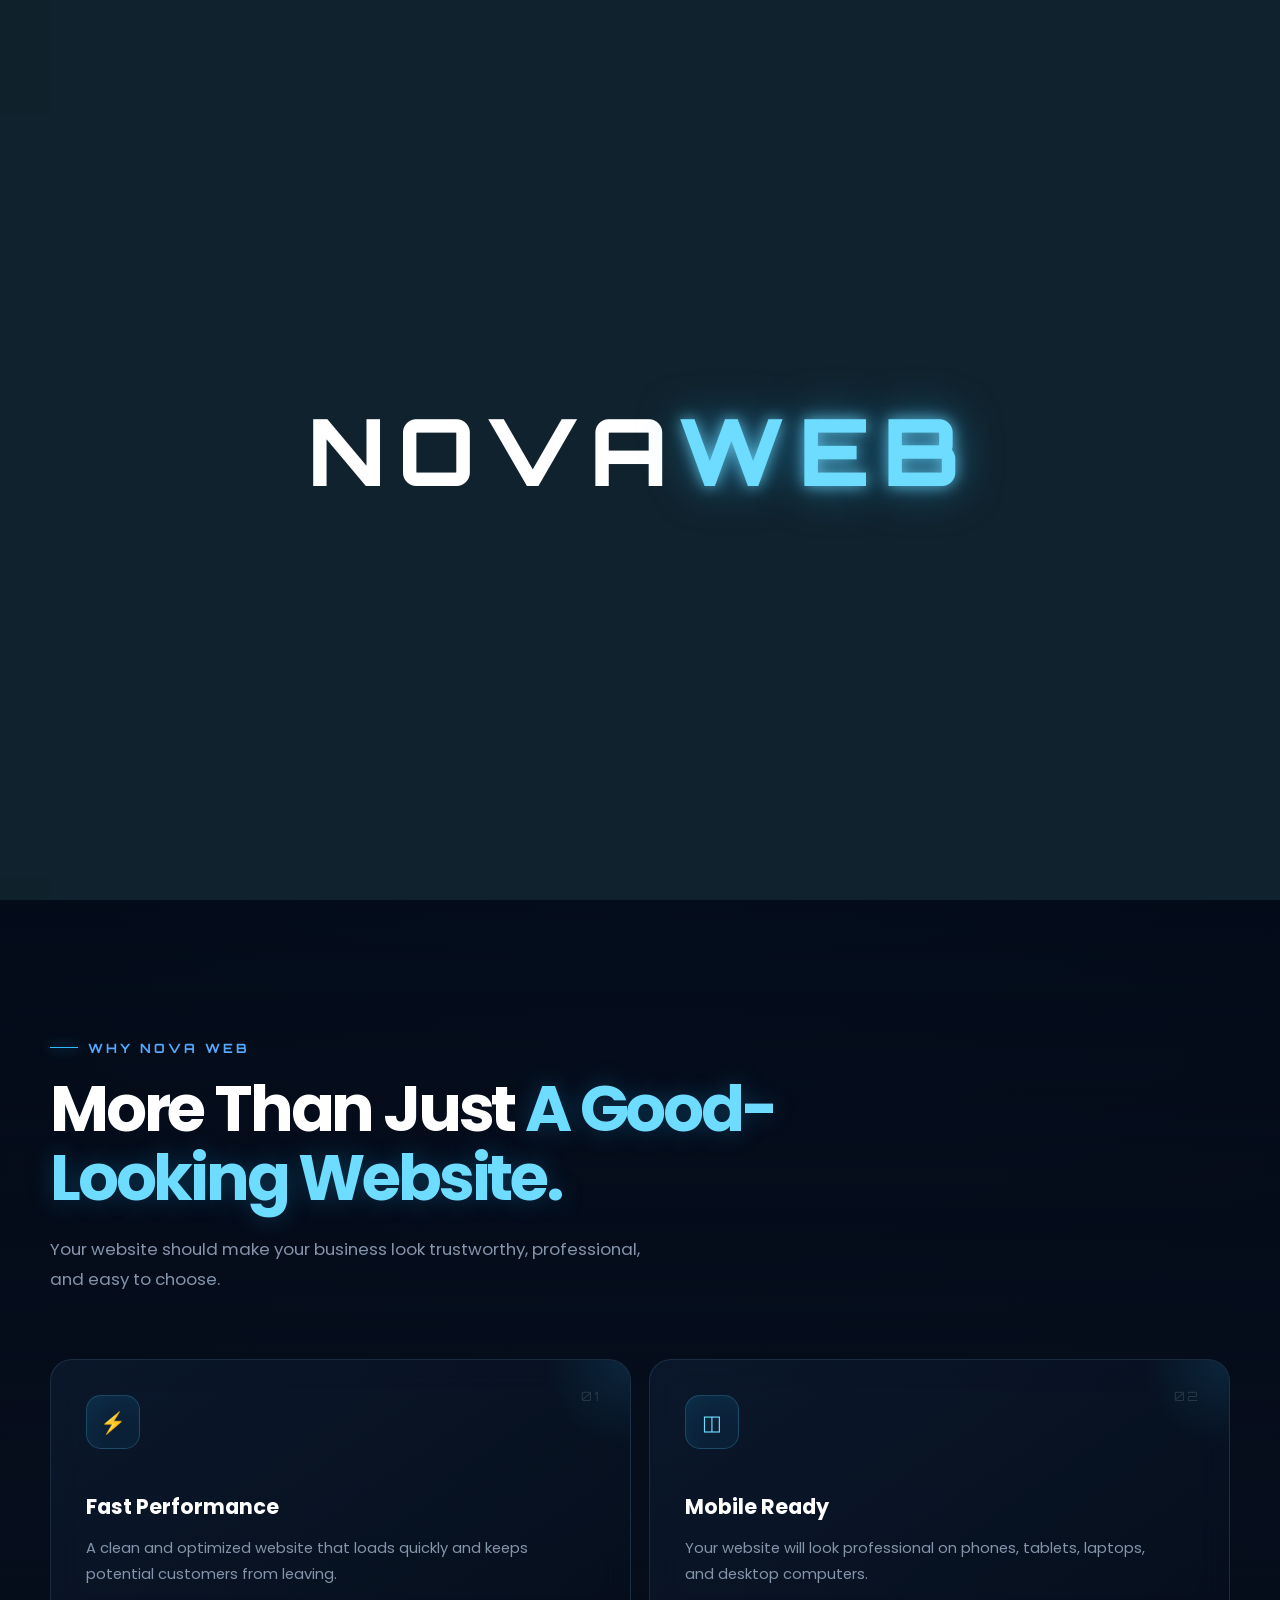
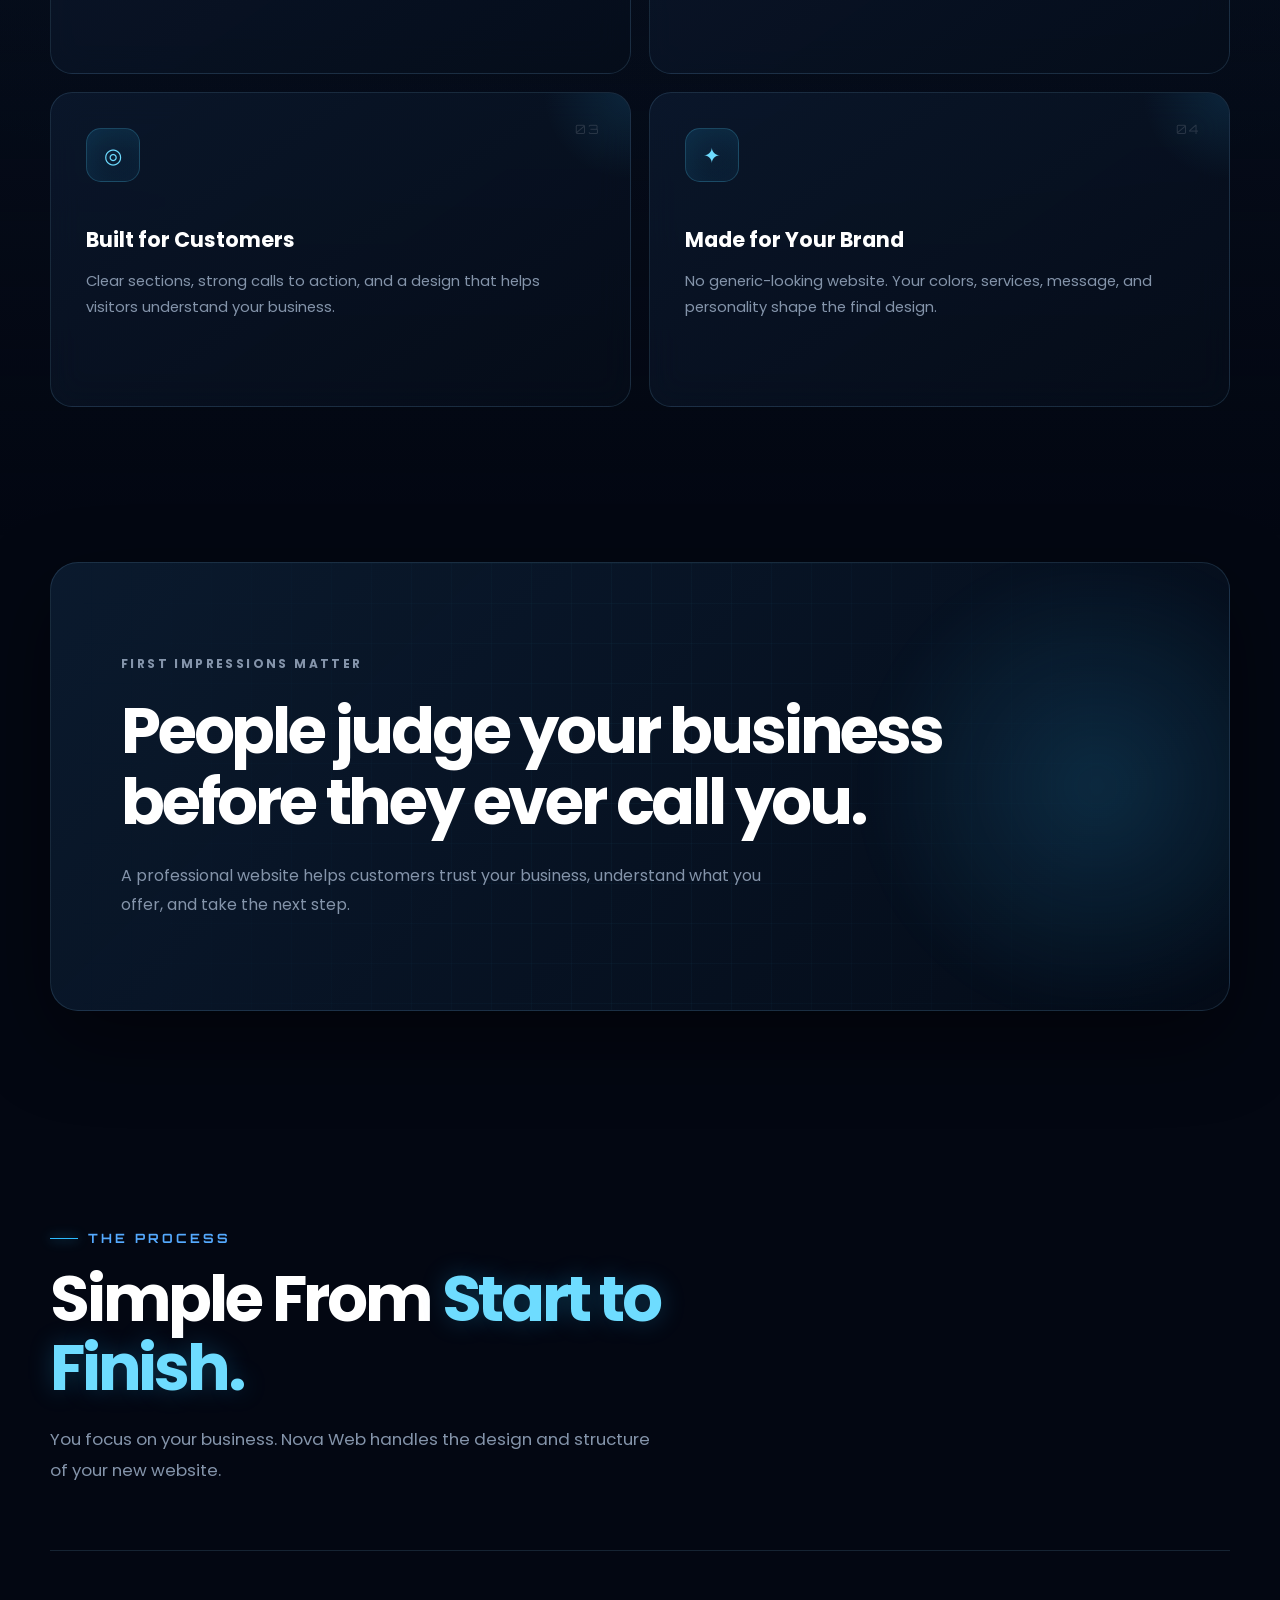
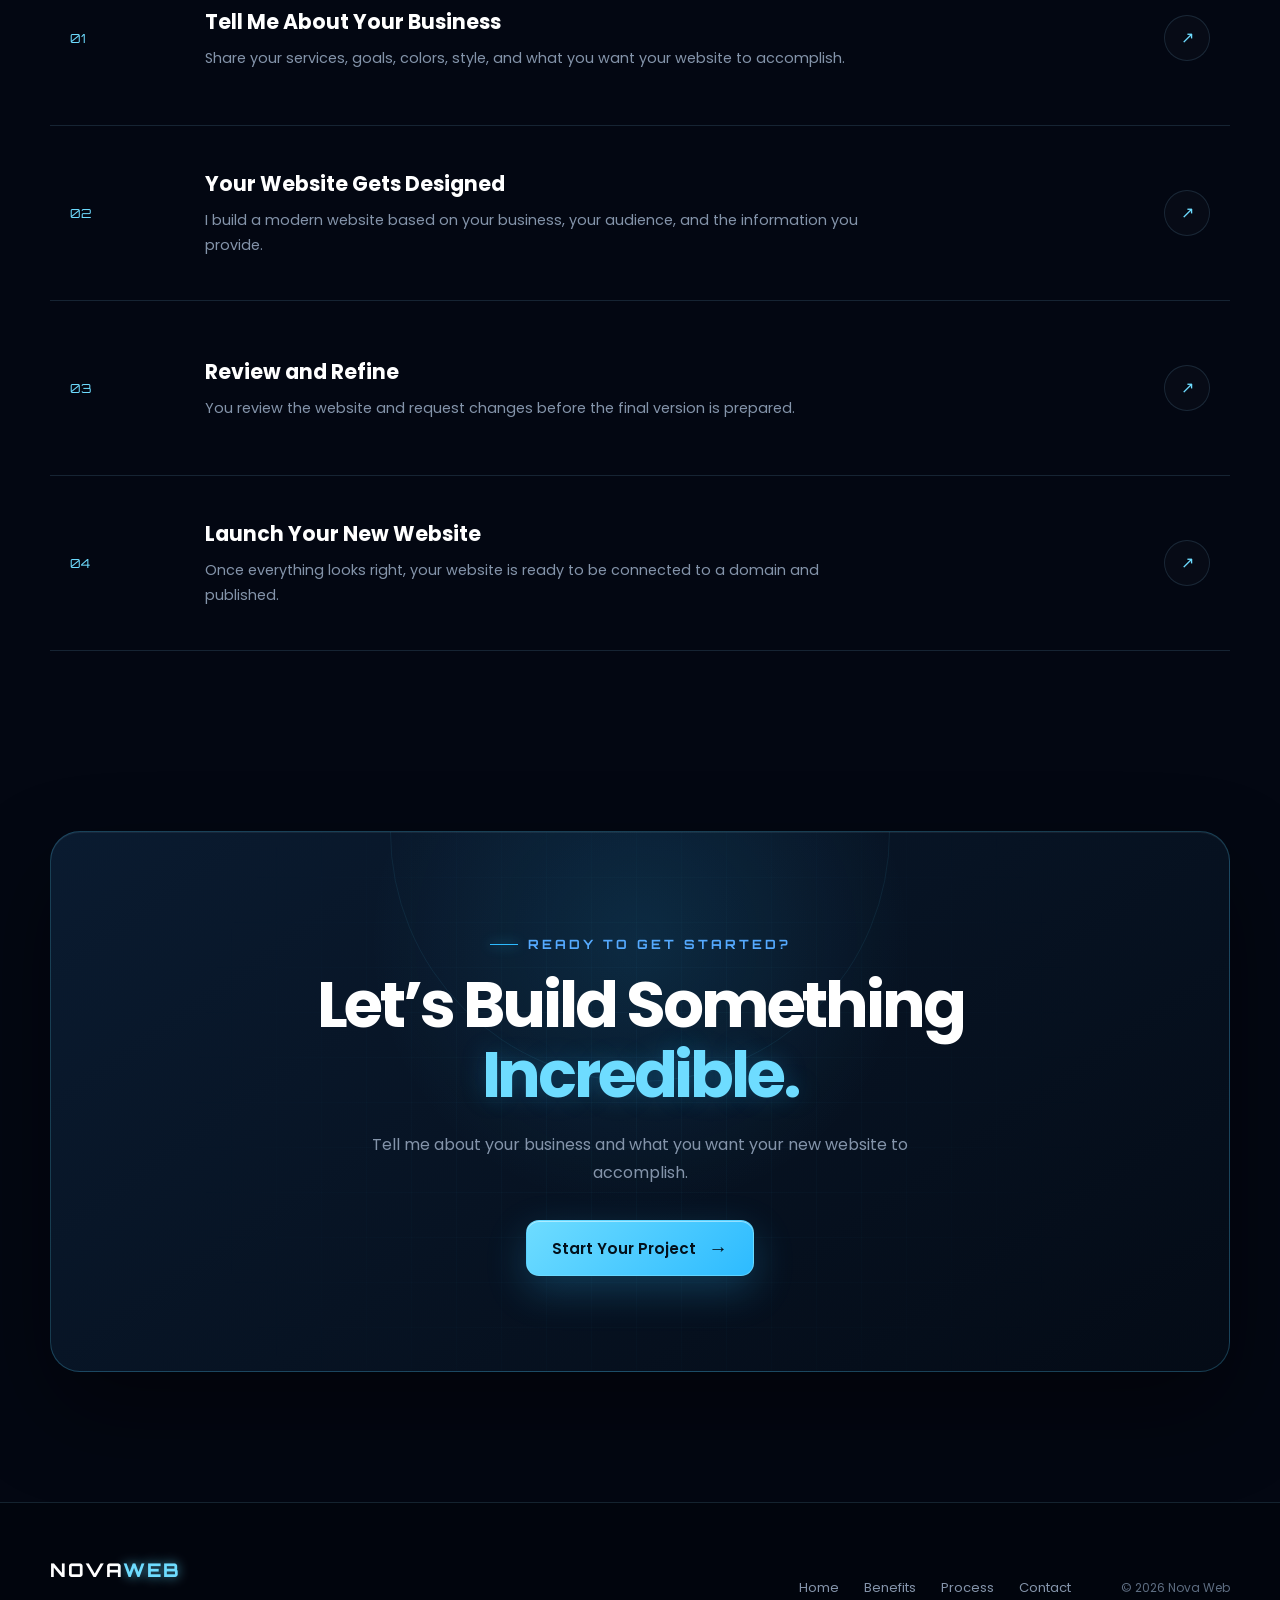
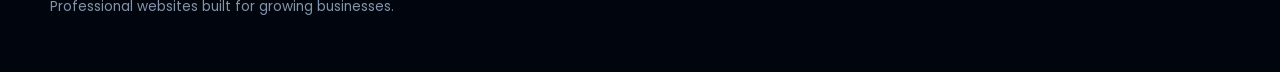
<file: index.html>
<!DOCTYPE html>
<html lang="en">
<head>
    <meta charset="UTF-8">

    <meta
        name="viewport"
        content="width=device-width, initial-scale=1.0"
    >

    <meta
        name="description"
        content="Nova Web creates professional websites that help local businesses attract customers and grow."
    >

    <title>Nova Web | Professional Website Design</title>

    <link rel="preconnect" href="https://fonts.googleapis.com">
    <link rel="preconnect" href="https://fonts.gstatic.com" crossorigin>

    <link
        href="https://fonts.googleapis.com/css2?family=Orbitron:wght@600;700;800&family=Poppins:wght@300;400;500;600;700&display=swap"
        rel="stylesheet"
    >

    <link rel="stylesheet" href="style.css">
</head>

<body>

    <!-- Loading Screen -->
    <div class="loader" id="loader">
        <div class="loader-circle"></div>

        <div class="loader-logo">
            NOVA<span>WEB</span>
        </div>
    </div>

    <!-- Mouse Glow -->
    <div class="mouse-glow" id="mouseGlow"></div>

    <!-- Navigation -->
    <header class="site-header" id="siteHeader">
        <nav class="navbar container">

            <a href="index.html" class="logo" aria-label="Nova Web homepage">
                NOVA<span>WEB</span>
            </a>

            <button
                class="menu-button"
                id="menuButton"
                aria-label="Open navigation menu"
                aria-expanded="false"
            >
                <span></span>
                <span></span>
                <span></span>
            </button>
    <div class="nav-links" id="navLinks">
        <a href="#home">Home</a>
        <a href="services.html">Services</a>
        <a href="#benefits">Benefits</a>
        <a href="#process">Process</a>
     <a href="contact.html">Contact</a>

        <a href="contact.html" class="nav-button">
        Start a Project
    </a>
</div>
            

        </nav>
    </header>

    <main>

        <!-- Hero Section -->
        <section class="hero" id="home">

            <div class="hero-background"></div>
            <div class="hero-grid"></div>
            <div class="hero-orb hero-orb-one"></div>
            <div class="hero-orb hero-orb-two"></div>

            <div class="container hero-layout">

                <div class="hero-copy">

                    <div class="eyebrow">
                        <span class="eyebrow-dot"></span>
                        Professional websites for growing businesses
                    </div>

                    <h1>
                        You Run The Business.
                        <span>I'll Build The Website.</span>
                    </h1>

                    <p class="hero-description">
                        Your next customer is already searching for you.
                        Let’s make sure they find <strong>you</strong> first.
                    </p>

                    <div class="hero-buttons">

                        <a href="contact.html" class="primary-button">
                            Start Your Project
                            <span>→</span>
                        </a>

                        <a href="#benefits" class="secondary-button">
                            See What You Get
                        </a>

                    </div>

                    <div class="hero-points">

                        <div>
                            <span class="check-icon">✓</span>
                            Mobile-friendly
                        </div>

                        <div>
                            <span class="check-icon">✓</span>
                            Fast and modern
                        </div>

                        <div>
                            <span class="check-icon">✓</span>
                            Built for your business
                        </div>

                    </div>

                </div>

                <!-- CSS Laptop Mockup -->
                <div class="hero-visual">

                    <div class="visual-glow"></div>

                    <div class="floating-card floating-card-one">
                        <div class="floating-icon">⚡</div>

                        <div>
                            <strong>Fast Loading</strong>
                            <span>Built for speed</span>
                        </div>
                    </div>

                    <div class="floating-card floating-card-two">
                        <div class="floating-icon">↗</div>

                        <div>
                            <strong>Built to Grow</strong>
                            <span>Turn visits into customers</span>
                        </div>
                    </div>

                    <div class="laptop">

                        <div class="laptop-screen">

                            <div class="browser-bar">
                                <div class="browser-dots">
                                    <span></span>
                                    <span></span>
                                    <span></span>
                                </div>

                                <div class="browser-address">
                                    novawebdesign.com
                                </div>
                            </div>

                            <div class="website-preview">

                                <div class="preview-nav">
                                    <div class="preview-logo">
                                        NOVA<span>WEB</span>
                                    </div>

                                    <div class="preview-links">
                                        <span></span>
                                        <span></span>
                                        <span></span>
                                    </div>
                                </div>

                                <div class="preview-content">

                                    <div class="preview-badge">
                                        MODERN WEBSITE DESIGN
                                    </div>

                                    <h2>
                                        Make Your Business
                                        <span>Impossible to Ignore.</span>
                                    </h2>

                                    <p>
                                        Premium websites designed to build trust,
                                        attract customers, and grow your brand.
                                    </p>

                                    <div class="preview-button"></div>

                                </div>

                                <div class="preview-card-row">
                                    <div class="preview-card"></div>
                                    <div class="preview-card"></div>
                                    <div class="preview-card"></div>
                                </div>

                            </div>

                        </div>

                        <div class="laptop-base">
                            <div class="laptop-notch"></div>
                        </div>

                    </div>

                </div>

            </div>

            <a href="#benefits" class="scroll-indicator">
                <span>Scroll to explore</span>
                <div class="scroll-line"></div>
            </a>

        </section>

        <!-- Benefits Section -->
        <section class="section benefits-section" id="benefits">

            <div class="container">

                <div class="section-heading reveal">

                    <div class="section-label">
                        WHY NOVA WEB
                    </div>

                    <h2>
                        More Than Just
                        <span>A Good-Looking Website.</span>
                    </h2>

                    <p>
                        Your website should make your business look trustworthy,
                        professional, and easy to choose.
                    </p>

                </div>

                <div class="benefit-grid">

                    <article class="benefit-card reveal">

                        <div class="card-number">01</div>

                        <div class="benefit-icon">⚡</div>

                        <h3>Fast Performance</h3>

                        <p>
                            A clean and optimized website that loads quickly and
                            keeps potential customers from leaving.
                        </p>

                        <div class="card-line"></div>

                    </article>

                    <article class="benefit-card reveal">

                        <div class="card-number">02</div>

                        <div class="benefit-icon">◫</div>

                        <h3>Mobile Ready</h3>

                        <p>
                            Your website will look professional on phones,
                            tablets, laptops, and desktop computers.
                        </p>

                        <div class="card-line"></div>

                    </article>

                    <article class="benefit-card reveal">

                        <div class="card-number">03</div>

                        <div class="benefit-icon">◎</div>

                        <h3>Built for Customers</h3>

                        <p>
                            Clear sections, strong calls to action, and a design
                            that helps visitors understand your business.
                        </p>

                        <div class="card-line"></div>

                    </article>

                    <article class="benefit-card reveal">

                        <div class="card-number">04</div>

                        <div class="benefit-icon">✦</div>

                        <h3>Made for Your Brand</h3>

                        <p>
                            No generic-looking website. Your colors, services,
                            message, and personality shape the final design.
                        </p>

                        <div class="card-line"></div>

                    </article>

                </div>

            </div>

        </section>

        <!-- Statement Section -->
        <section class="statement-section">

            <div class="container">

                <div class="statement-card reveal">

                    <div class="statement-glow"></div>

                    <p class="statement-small">
                        FIRST IMPRESSIONS MATTER
                    </p>

                    <h2>
                        People judge your business before they ever call you.
                    </h2>

                    <p>
                        A professional website helps customers trust your business,
                        understand what you offer, and take the next step.
                    </p>

                </div>

            </div>

        </section>

        <!-- Process Section -->
        <section class="section process-section" id="process">

            <div class="container">

                <div class="section-heading reveal">

                    <div class="section-label">
                        THE PROCESS
                    </div>

                    <h2>
                        Simple From
                        <span>Start to Finish.</span>
                    </h2>

                    <p>
                        You focus on your business. Nova Web handles the design
                        and structure of your new website.
                    </p>

                </div>

                <div class="process-list">

                    <article class="process-item reveal">

                        <div class="process-number">01</div>

                        <div class="process-content">
                            <h3>Tell Me About Your Business</h3>

                            <p>
                                Share your services, goals, colors, style, and
                                what you want your website to accomplish.
                            </p>
                        </div>

                        <div class="process-arrow">↗</div>

                    </article>

                    <article class="process-item reveal">

                        <div class="process-number">02</div>

                        <div class="process-content">
                            <h3>Your Website Gets Designed</h3>

                            <p>
                                I build a modern website based on your business,
                                your audience, and the information you provide.
                            </p>
                        </div>

                        <div class="process-arrow">↗</div>

                    </article>

                    <article class="process-item reveal">

                        <div class="process-number">03</div>

                        <div class="process-content">
                            <h3>Review and Refine</h3>

                            <p>
                                You review the website and request changes before
                                the final version is prepared.
                            </p>
                        </div>

                        <div class="process-arrow">↗</div>

                    </article>

                    <article class="process-item reveal">

                        <div class="process-number">04</div>

                        <div class="process-content">
                            <h3>Launch Your New Website</h3>

                            <p>
                                Once everything looks right, your website is ready
                                to be connected to a domain and published.
                            </p>
                        </div>

                        <div class="process-arrow">↗</div>

                    </article>

                </div>

            </div>

        </section>

        <!-- Call to Action -->
        <section class="cta-section">

            <div class="container">

                <div class="cta-card reveal">

                    <div class="cta-orb"></div>

                    <div class="section-label">
                        READY TO GET STARTED?
                    </div>

                    <h2>
                        Let’s Build Something
                        <span>Incredible.</span>
                    </h2>

                    <p>
                        Tell me about your business and what you want your new
                        website to accomplish.
                    </p>

                    <a href="contact.html" class="primary-button">
                        Start Your Project
                        <span>→</span>
                    </a>

                </div>

            </div>

        </section>

    </main>

    <!-- Footer -->
    <footer class="footer">

        <div class="container footer-content">

            <div>
                <a href="index.html" class="logo footer-logo">
                    NOVA<span>WEB</span>
                </a>

                <p>
                    Professional websites built for growing businesses.
                </p>
            </div>

            <div class="footer-links">
                <a href="#home">Home</a>
                <a href="#benefits">Benefits</a>
                <a href="#process">Process</a>
                <a href="contact.html">Contact</a>
            </div>

            <p class="copyright">
                © <span id="currentYear"></span> Nova Web
            </p>

        </div>

    </footer>

    <script src="script.js"></script>

</body>
</html>
</file>
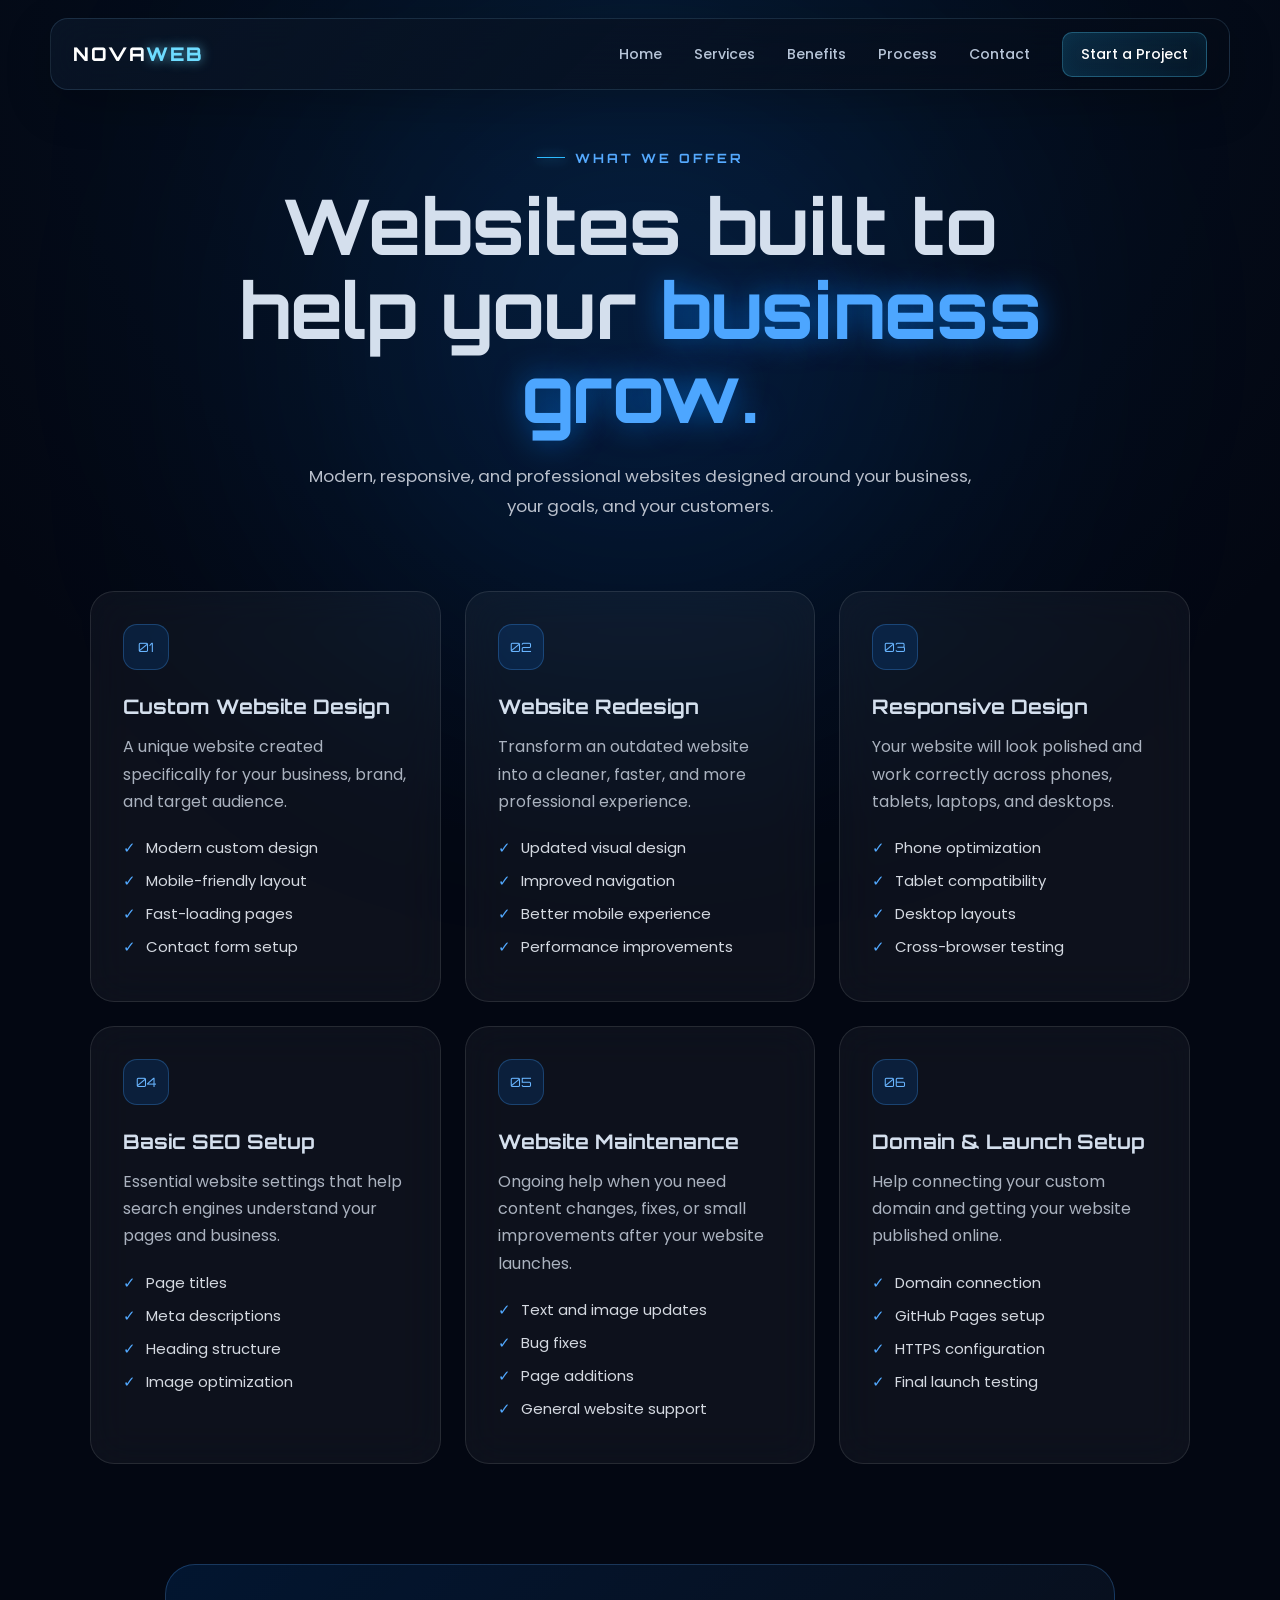
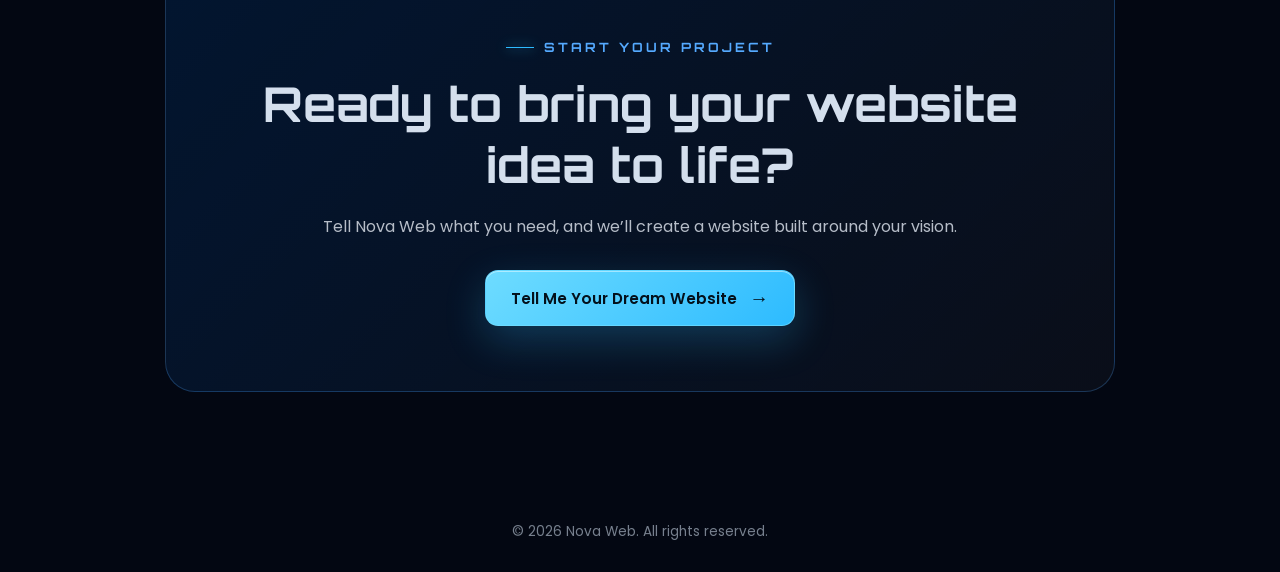
<file: services.html>
<!DOCTYPE html>
<html lang="en">
<head>
    <meta charset="UTF-8">

    <meta
        name="viewport"
        content="width=device-width, initial-scale=1.0"
    >

    <meta
        name="description"
        content="Explore Nova Web services, including custom website design, redesigns, responsive layouts, SEO setup, maintenance, and website launches."
    >

    <title>Services | Nova Web</title>

    <link rel="preconnect" href="https://fonts.googleapis.com">
    <link rel="preconnect" href="https://fonts.gstatic.com" crossorigin>

    <link
        href="https://fonts.googleapis.com/css2?family=Orbitron:wght@600;700;800&family=Poppins:wght@300;400;500;600;700&display=swap"
        rel="stylesheet"
    >

    <link rel="icon" type="image/png" href="favicon.png">
    <link rel="stylesheet" href="style.css">
</head>

<body>

    <!-- Mouse Glow -->
    <div class="mouse-glow" id="mouseGlow"></div>

    <!-- Navigation -->
    <header class="site-header" id="siteHeader">
        <nav class="navbar container">

            <a
                href="index.html"
                class="logo"
                aria-label="Nova Web homepage"
            >
                NOVA<span>WEB</span>
            </a>

            <button
                class="menu-button"
                id="menuButton"
                aria-label="Open navigation menu"
                aria-expanded="false"
            >
                <span></span>
                <span></span>
                <span></span>
            </button>

            <div class="nav-links" id="navLinks">
                <a href="index.html">Home</a>
                <a href="services.html" class="active">Services</a>
                <a href="index.html#benefits">Benefits</a>
                <a href="index.html#process">Process</a>
                <a href="contact.html">Contact</a>

                <a href="contact.html" class="nav-button">
                    Start a Project
                </a>
            </div>

        </nav>
    </header>

    <main class="services-page">

        <!-- Services Hero -->
        <section class="services-hero">
            <p class="section-label">WHAT WE OFFER</p>

            <h1>
                Websites built to help your
                <span>business grow.</span>
            </h1>

            <p class="services-intro">
                Modern, responsive, and professional websites designed around
                your business, your goals, and your customers.
            </p>
        </section>

        <!-- Services Grid -->
        <section class="services-grid">

            <article class="service-card">
                <div class="service-number">01</div>

                <h2>Custom Website Design</h2>

                <p>
                    A unique website created specifically for your business,
                    brand, and target audience.
                </p>

                <ul>
                    <li>Modern custom design</li>
                    <li>Mobile-friendly layout</li>
                    <li>Fast-loading pages</li>
                    <li>Contact form setup</li>
                </ul>
            </article>

            <article class="service-card">
                <div class="service-number">02</div>

                <h2>Website Redesign</h2>

                <p>
                    Transform an outdated website into a cleaner, faster, and
                    more professional experience.
                </p>

                <ul>
                    <li>Updated visual design</li>
                    <li>Improved navigation</li>
                    <li>Better mobile experience</li>
                    <li>Performance improvements</li>
                </ul>
            </article>

            <article class="service-card">
                <div class="service-number">03</div>

                <h2>Responsive Design</h2>

                <p>
                    Your website will look polished and work correctly across
                    phones, tablets, laptops, and desktops.
                </p>

                <ul>
                    <li>Phone optimization</li>
                    <li>Tablet compatibility</li>
                    <li>Desktop layouts</li>
                    <li>Cross-browser testing</li>
                </ul>
            </article>

            <article class="service-card">
                <div class="service-number">04</div>

                <h2>Basic SEO Setup</h2>

                <p>
                    Essential website settings that help search engines
                    understand your pages and business.
                </p>

                <ul>
                    <li>Page titles</li>
                    <li>Meta descriptions</li>
                    <li>Heading structure</li>
                    <li>Image optimization</li>
                </ul>
            </article>

            <article class="service-card">
                <div class="service-number">05</div>

                <h2>Website Maintenance</h2>

                <p>
                    Ongoing help when you need content changes, fixes, or small
                    improvements after your website launches.
                </p>

                <ul>
                    <li>Text and image updates</li>
                    <li>Bug fixes</li>
                    <li>Page additions</li>
                    <li>General website support</li>
                </ul>
            </article>

            <article class="service-card">
                <div class="service-number">06</div>

                <h2>Domain &amp; Launch Setup</h2>

                <p>
                    Help connecting your custom domain and getting your website
                    published online.
                </p>

                <ul>
                    <li>Domain connection</li>
                    <li>GitHub Pages setup</li>
                    <li>HTTPS configuration</li>
                    <li>Final launch testing</li>
                </ul>
            </article>

        </section>

        <!-- Call to Action -->
        <section class="services-cta">
            <p class="section-label">START YOUR PROJECT</p>

            <h2>Ready to bring your website idea to life?</h2>

            <p>
                Tell Nova Web what you need, and we’ll create a website built
                around your vision.
            </p>

            <a href="contact.html" class="primary-button">
                Tell Me Your Dream Website
                <span>→</span>
            </a>
        </section>

    </main>

    <footer class="site-footer">
        <p>© 2026 Nova Web. All rights reserved.</p>
    </footer>

    <script src="script.js"></script>
</body>
</html>
</file>
<file: style.css>
/* ========================================
   NOVA WEB
   Complete Website Styling
======================================== */


/* ---------- Root Variables ---------- */

:root {
    --background: #030712;
    --background-light: #07101f;
    --surface: rgba(12, 25, 46, 0.65);
    --surface-solid: #0b172a;
    --surface-hover: #102440;

    --primary: #2dbbff;
    --primary-light: #6edcff;
    --primary-dark: #0088cc;

    --white: #ffffff;
    --text: #d4dfed;
    --muted: #8494aa;

    --border: rgba(139, 210, 255, 0.14);
    --border-bright: rgba(83, 213, 255, 0.35);

    --shadow:
        0 30px 80px rgba(0, 0, 0, 0.45);

    --blue-shadow:
        0 0 35px rgba(45, 187, 255, 0.25);

    --transition: 0.3s ease;
}


/* ---------- Reset ---------- */

* {
    margin: 0;
    padding: 0;
    box-sizing: border-box;
}

html {
    scroll-behavior: smooth;
}

body {
    min-height: 100vh;

    background:
        radial-gradient(
            circle at top,
            rgba(21, 84, 137, 0.16),
            transparent 38%
        ),
        var(--background);

    color: var(--text);

    font-family: "Poppins", sans-serif;

    overflow-x: hidden;
}

body.menu-open {
    overflow: hidden;
}

body.loading {
    overflow: hidden;
}

a {
    color: inherit;
    text-decoration: none;
}

button,
input,
textarea,
select {
    font: inherit;
}

button {
    border: none;
}

img {
    max-width: 100%;
    display: block;
}

strong {
    color: var(--primary-light);
}

::selection {
    color: var(--white);
    background: rgba(45, 187, 255, 0.5);
}


/* ---------- Shared Layout ---------- */

.container {
    width: min(1180px, calc(100% - 40px));
    margin-inline: auto;
}

.section {
    position: relative;

    padding: 130px 0;
}

.section-heading {
    max-width: 760px;

    margin-bottom: 65px;
}

.section-label {
    display: inline-flex;
    align-items: center;
    gap: 10px;

    margin-bottom: 20px;

    color: var(--primary-light);

    font-size: 0.75rem;
    font-weight: 700;
    letter-spacing: 0.2em;
}

.section-label::before {
    content: "";

    width: 28px;
    height: 1px;

    background: var(--primary);
    box-shadow: 0 0 12px var(--primary);
}

.section-heading h2,
.cta-card h2 {
    margin-bottom: 22px;

    color: var(--white);

    font-size: clamp(2.3rem, 5vw, 4.6rem);
    line-height: 1.08;
    letter-spacing: -0.05em;
}

.section-heading h2 span,
.cta-card h2 span {
    color: var(--primary-light);

    text-shadow:
        0 0 25px rgba(45, 187, 255, 0.25);
}

.section-heading p {
    max-width: 620px;

    color: var(--muted);

    font-size: 1.05rem;
    line-height: 1.8;
}


/* ---------- Loading Screen ---------- */

.loader {
    position: fixed;
    inset: 0;
    z-index: 9999;

    display: flex;
    justify-content: center;
    align-items: center;

    background: #01040a;

    overflow: hidden;

    transition:
        opacity 0.9s ease,
        visibility 0.9s ease;
}

.loader.hidden {
    opacity: 0;
    visibility: hidden;
    pointer-events: none;
}

.loader-circle {
    position: absolute;

    width: 14px;
    height: 14px;

    border-radius: 50%;

    background: var(--primary-light);

    box-shadow:
        0 0 20px var(--primary-light),
        0 0 60px var(--primary),
        0 0 140px var(--primary);

    animation: loaderExpand 2.1s ease forwards;
}

.loader-logo {
    position: relative;
    z-index: 2;

    color: var(--white);

    font-family: "Orbitron", sans-serif;
    font-size: clamp(2.3rem, 8vw, 5.8rem);
    font-weight: 800;
    letter-spacing: 0.14em;

    opacity: 0;

    filter: blur(12px);

    transform: translateY(20px) scale(0.94);

    animation: loaderLogo 1s ease 1.1s forwards;
}

.loader-logo span {
    color: var(--primary-light);

    text-shadow:
        0 0 15px rgba(110, 220, 255, 0.8),
        0 0 45px rgba(45, 187, 255, 0.55);
}

@keyframes loaderExpand {
    0% {
        opacity: 0;
        transform: scale(0);
    }

    25% {
        opacity: 1;
        transform: scale(1);
    }

    100% {
        opacity: 0.14;
        transform: scale(190);
    }
}

@keyframes loaderLogo {
    to {
        opacity: 1;

        filter: blur(0);

        transform: translateY(0) scale(1);
    }
}


/* ---------- Mouse Glow ---------- */

.mouse-glow {
    position: fixed;
    z-index: 0;

    width: 450px;
    height: 450px;

    border-radius: 50%;

    background:
        radial-gradient(
            circle,
            rgba(45, 187, 255, 0.08),
            transparent 70%
        );

    pointer-events: none;

    opacity: 0;

    transform: translate(-50%, -50%);

    transition: opacity 0.3s ease;
}


/* ---------- Header and Navigation ---------- */

.site-header {
    position: fixed;
    top: 18px;
    left: 0;
    z-index: 1000;

    width: 100%;

    transition:
        top var(--transition),
        transform var(--transition);
}

.site-header.scrolled {
    top: 8px;
}

.navbar {
    min-height: 72px;

    display: flex;
    align-items: center;
    justify-content: space-between;

    padding: 0 22px;

    border: 1px solid var(--border);
    border-radius: 18px;

    background:
        linear-gradient(
            135deg,
            rgba(10, 22, 40, 0.82),
            rgba(4, 10, 22, 0.68)
        );

    backdrop-filter: blur(22px);
    -webkit-backdrop-filter: blur(22px);

    box-shadow:
        0 15px 45px rgba(0, 0, 0, 0.22);

    transition:
        min-height var(--transition),
        border-color var(--transition),
        background var(--transition);
}

.site-header.scrolled .navbar {
    min-height: 64px;

    border-color: rgba(83, 213, 255, 0.2);

    background: rgba(3, 10, 22, 0.9);
}

.logo {
    position: relative;

    color: var(--white);

    font-family: "Orbitron", sans-serif;
    font-size: 1.18rem;
    font-weight: 800;
    letter-spacing: 0.11em;
}

.logo span {
    color: var(--primary-light);

    text-shadow:
        0 0 12px rgba(110, 220, 255, 0.7);
}

.logo::after {
    content: "";

    position: absolute;
    bottom: -8px;
    left: 0;

    width: 0;
    height: 2px;

    background: var(--primary);

    box-shadow: 0 0 10px var(--primary);

    transition: width var(--transition);
}

.logo:hover::after {
    width: 100%;
}

.nav-links {
    display: flex;
    align-items: center;
    gap: 32px;
}

.nav-links > a {
    position: relative;

    color: #b7c5d8;

    font-size: 0.88rem;
    font-weight: 500;

    transition: color var(--transition);
}

.nav-links > a:not(.nav-button)::after {
    content: "";

    position: absolute;
    bottom: -7px;
    left: 0;

    width: 0;
    height: 1px;

    background: var(--primary-light);

    transition: width var(--transition);
}

.nav-links > a:hover {
    color: var(--white);
}

.nav-links > a:hover::after {
    width: 100%;
}

.nav-links .nav-button {
    padding: 11px 18px;

    border: 1px solid rgba(83, 213, 255, 0.3);
    border-radius: 10px;

    color: var(--white);

    background:
        linear-gradient(
            135deg,
            rgba(45, 187, 255, 0.18),
            rgba(45, 187, 255, 0.07)
        );

    box-shadow:
        inset 0 0 18px rgba(45, 187, 255, 0.05);

    transition:
        transform var(--transition),
        border-color var(--transition),
        box-shadow var(--transition);
}

.nav-links .nav-button:hover {
    transform: translateY(-2px);

    border-color: var(--primary);

    box-shadow:
        0 0 24px rgba(45, 187, 255, 0.16);
}

.menu-button {
    display: none;

    width: 42px;
    height: 42px;

    align-items: center;
    justify-content: center;
    flex-direction: column;
    gap: 5px;

    border: 1px solid var(--border);
    border-radius: 10px;

    background: rgba(255, 255, 255, 0.03);

    cursor: pointer;
}

.menu-button span {
    width: 19px;
    height: 2px;

    border-radius: 20px;

    background: var(--white);

    transition:
        transform var(--transition),
        opacity var(--transition);
}

.menu-button.active span:nth-child(1) {
    transform: translateY(7px) rotate(45deg);
}

.menu-button.active span:nth-child(2) {
    opacity: 0;
}

.menu-button.active span:nth-child(3) {
    transform: translateY(-7px) rotate(-45deg);
}


/* ---------- Buttons ---------- */

.primary-button,
.secondary-button {
    display: inline-flex;
    align-items: center;
    justify-content: center;
    gap: 12px;

    min-height: 56px;

    padding: 0 25px;

    border-radius: 13px;

    font-size: 0.95rem;
    font-weight: 600;

    transition:
        transform var(--transition),
        border-color var(--transition),
        box-shadow var(--transition),
        background var(--transition);
}

.primary-button {
    position: relative;

    border: 1px solid rgba(110, 220, 255, 0.65);

    color: #03101b;

    background:
        linear-gradient(
            135deg,
            var(--primary-light),
            var(--primary)
        );

    box-shadow:
        0 14px 40px rgba(45, 187, 255, 0.24),
        inset 0 1px 0 rgba(255, 255, 255, 0.45);

    overflow: hidden;
}

.primary-button::before {
    content: "";

    position: absolute;
    inset: 0;

    background:
        linear-gradient(
            110deg,
            transparent 25%,
            rgba(255, 255, 255, 0.45),
            transparent 75%
        );

    transform: translateX(-130%);

    transition: transform 0.7s ease;
}

.primary-button:hover::before {
    transform: translateX(130%);
}

.primary-button:hover {
    transform: translateY(-3px);

    box-shadow:
        0 18px 50px rgba(45, 187, 255, 0.4);
}

.primary-button span {
    font-size: 1.2rem;

    transition: transform var(--transition);
}

.primary-button:hover span {
    transform: translateX(4px);
}

.secondary-button {
    border: 1px solid var(--border-bright);

    color: var(--white);

    background: rgba(255, 255, 255, 0.025);

    backdrop-filter: blur(12px);
}

.secondary-button:hover {
    transform: translateY(-3px);

    border-color: var(--primary);

    background: rgba(45, 187, 255, 0.08);

    box-shadow:
        0 14px 35px rgba(0, 0, 0, 0.2);
}


/* ---------- Hero Section ---------- */

.hero {
    position: relative;

    min-height: 100vh;

    display: flex;
    align-items: center;

    padding: 150px 0 100px;

    overflow: hidden;
}

.hero-background {
    position: absolute;
    inset: 0;

    background:
        radial-gradient(
            circle at 76% 36%,
            rgba(25, 145, 220, 0.16),
            transparent 26%
        ),
        radial-gradient(
            circle at 18% 75%,
            rgba(0, 99, 180, 0.12),
            transparent 30%
        ),
        linear-gradient(
            135deg,
            #030712 0%,
            #050c19 50%,
            #02060e 100%
        );
}

.hero-grid {
    position: absolute;
    inset: 0;

    background-image:
        linear-gradient(
            rgba(63, 146, 202, 0.045) 1px,
            transparent 1px
        ),
        linear-gradient(
            90deg,
            rgba(63, 146, 202, 0.045) 1px,
            transparent 1px
        );

    background-size: 55px 55px;

    mask-image:
        linear-gradient(
            to bottom,
            rgba(0, 0, 0, 0.8),
            transparent 90%
        );
}

.hero-orb {
    position: absolute;

    border-radius: 50%;

    filter: blur(20px);

    pointer-events: none;
}

.hero-orb-one {
    top: 17%;
    right: 12%;

    width: 320px;
    height: 320px;

    border: 1px solid rgba(45, 187, 255, 0.1);

    background: rgba(0, 145, 255, 0.05);

    animation: floatOrb 8s ease-in-out infinite;
}

.hero-orb-two {
    bottom: 6%;
    left: -8%;

    width: 400px;
    height: 400px;

    background: rgba(0, 90, 170, 0.06);

    animation: floatOrb 10s ease-in-out infinite reverse;
}

@keyframes floatOrb {
    0%,
    100% {
        transform: translateY(0) translateX(0);
    }

    50% {
        transform: translateY(-25px) translateX(15px);
    }
}

.hero-layout {
    position: relative;
    z-index: 2;

    display: grid;
    grid-template-columns: 1fr 1fr;
    align-items: center;
    gap: 60px;
}

.hero-copy {
    opacity: 0;

    transform: translateY(30px);

    animation: heroContent 1.1s ease 2.8s forwards;
}

@keyframes heroContent {
    to {
        opacity: 1;
        transform: translateY(0);
    }
}

.eyebrow {
    display: inline-flex;
    align-items: center;
    gap: 10px;

    margin-bottom: 23px;
    padding: 8px 13px;

    border: 1px solid var(--border);
    border-radius: 999px;

    color: #b9cbe0;

    background: rgba(255, 255, 255, 0.025);

    font-size: 0.72rem;
    font-weight: 500;
    letter-spacing: 0.08em;
    text-transform: uppercase;
}

.eyebrow-dot {
    width: 7px;
    height: 7px;

    border-radius: 50%;

    background: var(--primary-light);

    box-shadow:
        0 0 10px var(--primary-light);

    animation: pulseDot 1.8s ease-in-out infinite;
}

@keyframes pulseDot {
    50% {
        opacity: 0.45;
        transform: scale(0.8);
    }
}

.hero h1 {
    max-width: 700px;

    margin-bottom: 25px;

    color: var(--white);

    font-size: clamp(3.25rem, 6.4vw, 6.1rem);
    font-weight: 600;
    line-height: 0.99;
    letter-spacing: -0.065em;
}

.hero h1 span {
    display: block;

    margin-top: 12px;

    color: var(--primary-light);

    text-shadow:
        0 0 28px rgba(45, 187, 255, 0.28),
        0 0 75px rgba(45, 187, 255, 0.1);
}

.hero-description {
    max-width: 585px;

    margin-bottom: 34px;

    color: #9aabc0;

    font-size: clamp(1rem, 1.6vw, 1.16rem);
    line-height: 1.8;
}

.hero-buttons {
    display: flex;
    align-items: center;
    gap: 14px;
    flex-wrap: wrap;

    margin-bottom: 34px;
}

.hero-points {
    display: flex;
    align-items: center;
    gap: 20px;
    flex-wrap: wrap;

    color: #8596aa;

    font-size: 0.8rem;
}

.hero-points > div {
    display: flex;
    align-items: center;
    gap: 7px;
}

.check-icon {
    width: 19px;
    height: 19px;

    display: inline-flex;
    align-items: center;
    justify-content: center;

    border: 1px solid rgba(83, 213, 255, 0.25);
    border-radius: 50%;

    color: var(--primary-light);

    background: rgba(45, 187, 255, 0.07);

    font-size: 0.68rem;
}


/* ---------- Hero Laptop ---------- */

.hero-visual {
    position: relative;

    min-height: 560px;

    display: flex;
    align-items: center;
    justify-content: center;

    opacity: 0;

    transform: translateX(35px);

    animation: visualEntrance 1.2s ease 3s forwards;
}

@keyframes visualEntrance {
    to {
        opacity: 1;
        transform: translateX(0);
    }
}

.visual-glow {
    position: absolute;

    width: 500px;
    height: 500px;

    border-radius: 50%;

    background:
        radial-gradient(
            circle,
            rgba(45, 187, 255, 0.22),
            transparent 66%
        );

    filter: blur(18px);

    animation: glowPulse 4s ease-in-out infinite;
}

@keyframes glowPulse {
    50% {
        opacity: 0.65;
        transform: scale(1.07);
    }
}

.laptop {
    position: relative;
    z-index: 2;

    width: min(100%, 590px);

    transform: perspective(1200px) rotateY(-4deg) rotateX(2deg);

    animation: laptopFloat 5s ease-in-out infinite;
}

@keyframes laptopFloat {
    0%,
    100% {
        transform:
            perspective(1200px)
            rotateY(-4deg)
            rotateX(2deg)
            translateY(0);
    }

    50% {
        transform:
            perspective(1200px)
            rotateY(-2deg)
            rotateX(1deg)
            translateY(-12px);
    }
}

.laptop-screen {
    padding: 10px;

    border: 1px solid rgba(140, 214, 255, 0.28);
    border-radius: 21px 21px 11px 11px;

    background:
        linear-gradient(
            145deg,
            #1a2838,
            #070d15
        );

    box-shadow:
        0 40px 80px rgba(0, 0, 0, 0.5),
        0 0 50px rgba(45, 187, 255, 0.12),
        inset 0 1px 0 rgba(255, 255, 255, 0.12);
}

.browser-bar {
    height: 33px;

    display: flex;
    align-items: center;

    padding: 0 10px;

    border-radius: 11px 11px 0 0;

    background: #0a1421;
}

.browser-dots {
    display: flex;
    gap: 5px;
}

.browser-dots span {
    width: 7px;
    height: 7px;

    border-radius: 50%;

    background: #526273;
}

.browser-dots span:nth-child(1) {
    background: #e47373;
}

.browser-dots span:nth-child(2) {
    background: #d9b866;
}

.browser-dots span:nth-child(3) {
    background: #65bb86;
}

.browser-address {
    width: 150px;

    margin-inline: auto;
    padding: 4px 10px;

    border-radius: 6px;

    color: #5f7287;

    background: #070e18;

    font-size: 0.46rem;
    text-align: center;
}

.website-preview {
    position: relative;

    min-height: 345px;

    padding: 16px 20px 22px;

    border-radius: 0 0 9px 9px;

    background:
        radial-gradient(
            circle at 70% 25%,
            rgba(45, 187, 255, 0.15),
            transparent 28%
        ),
        linear-gradient(
            145deg,
            #07111f,
            #030713
        );

    overflow: hidden;
}

.website-preview::after {
    content: "";

    position: absolute;
    inset: 0;

    background-image:
        linear-gradient(
            rgba(72, 158, 219, 0.04) 1px,
            transparent 1px
        ),
        linear-gradient(
            90deg,
            rgba(72, 158, 219, 0.04) 1px,
            transparent 1px
        );

    background-size: 25px 25px;
}

.preview-nav {
    position: relative;
    z-index: 2;

    display: flex;
    align-items: center;
    justify-content: space-between;

    margin-bottom: 45px;
}

.preview-logo {
    color: white;

    font-family: "Orbitron", sans-serif;
    font-size: 0.55rem;
    font-weight: 700;
    letter-spacing: 0.08em;
}

.preview-logo span {
    color: var(--primary-light);
}

.preview-links {
    display: flex;
    gap: 8px;
}

.preview-links span {
    width: 24px;
    height: 3px;

    border-radius: 10px;

    background: rgba(255, 255, 255, 0.2);
}

.preview-content {
    position: relative;
    z-index: 2;

    max-width: 330px;

    margin-inline: auto;

    text-align: center;
}

.preview-badge {
    display: inline-block;

    margin-bottom: 12px;
    padding: 5px 9px;

    border: 1px solid rgba(45, 187, 255, 0.2);
    border-radius: 20px;

    color: #7fcbe8;

    background: rgba(45, 187, 255, 0.05);

    font-size: 0.34rem;
    letter-spacing: 0.14em;
}

.preview-content h2 {
    margin-bottom: 10px;

    color: var(--white);

    font-size: clamp(1.25rem, 2.1vw, 1.85rem);
    line-height: 1.08;
    letter-spacing: -0.04em;
}

.preview-content h2 span {
    display: block;

    color: var(--primary-light);
}

.preview-content p {
    max-width: 270px;

    margin: 0 auto 17px;

    color: #718399;

    font-size: 0.48rem;
    line-height: 1.7;
}

.preview-button {
    width: 85px;
    height: 24px;

    margin-inline: auto;

    border-radius: 6px;

    background:
        linear-gradient(
            135deg,
            var(--primary-light),
            var(--primary)
        );

    box-shadow:
        0 8px 20px rgba(45, 187, 255, 0.2);
}

.preview-card-row {
    position: relative;
    z-index: 2;

    display: grid;
    grid-template-columns: repeat(3, 1fr);
    gap: 8px;

    margin-top: 30px;
}

.preview-card {
    height: 50px;

    border: 1px solid rgba(83, 213, 255, 0.08);
    border-radius: 8px;

    background:
        linear-gradient(
            145deg,
            rgba(255, 255, 255, 0.045),
            rgba(255, 255, 255, 0.015)
        );
}

.laptop-base {
    position: relative;

    width: 108%;
    height: 18px;

    margin-left: -4%;

    border-radius: 3px 3px 18px 18px;

    background:
        linear-gradient(
            to bottom,
            #263546,
            #0c121a
        );

    box-shadow:
        0 20px 40px rgba(0, 0, 0, 0.45);
}

.laptop-notch {
    width: 90px;
    height: 6px;

    margin-inline: auto;

    border-radius: 0 0 8px 8px;

    background: #05080d;
}

.floating-card {
    position: absolute;
    z-index: 4;

    display: flex;
    align-items: center;
    gap: 11px;

    padding: 12px 15px;

    border: 1px solid rgba(83, 213, 255, 0.18);
    border-radius: 13px;

    background: rgba(5, 15, 29, 0.78);

    backdrop-filter: blur(16px);

    box-shadow:
        0 18px 45px rgba(0, 0, 0, 0.32);

    animation: floatingCard 4s ease-in-out infinite;
}

.floating-card-one {
    top: 16%;
    right: -3%;
}

.floating-card-two {
    bottom: 17%;
    left: -7%;

    animation-delay: 1.2s;
}

@keyframes floatingCard {
    50% {
        transform: translateY(-10px);
    }
}

.floating-icon {
    width: 33px;
    height: 33px;

    display: flex;
    align-items: center;
    justify-content: center;

    border-radius: 9px;

    color: var(--primary-light);

    background: rgba(45, 187, 255, 0.1);
}

.floating-card strong,
.floating-card span {
    display: block;
}

.floating-card strong {
    margin-bottom: 2px;

    color: var(--white);

    font-size: 0.7rem;
}

.floating-card span {
    color: var(--muted);

    font-size: 0.53rem;
}

.scroll-indicator {
    position: absolute;
    bottom: 25px;
    left: 50%;
    z-index: 4;

    display: flex;
    align-items: center;
    flex-direction: column;
    gap: 10px;

    color: #53657a;

    font-size: 0.6rem;
    letter-spacing: 0.16em;
    text-transform: uppercase;

    transform: translateX(-50%);
}

.scroll-line {
    position: relative;

    width: 1px;
    height: 35px;

    background: rgba(83, 213, 255, 0.15);

    overflow: hidden;
}

.scroll-line::after {
    content: "";

    position: absolute;
    top: -100%;
    left: 0;

    width: 100%;
    height: 70%;

    background: var(--primary-light);

    box-shadow:
        0 0 10px var(--primary);

    animation: scrollLine 2s ease-in-out infinite;
}

@keyframes scrollLine {
    to {
        top: 120%;
    }
}


/* ---------- Benefits ---------- */

.benefits-section {
    background:
        linear-gradient(
            to bottom,
            rgba(3, 7, 18, 0),
            rgba(8, 18, 34, 0.55),
            rgba(3, 7, 18, 0)
        );
}

.benefit-grid {
    display: grid;
    grid-template-columns: repeat(2, 1fr);
    gap: 18px;
}

.benefit-card {
    position: relative;

    min-height: 315px;

    padding: 35px;

    border: 1px solid var(--border);
    border-radius: 22px;

    background:
        linear-gradient(
            145deg,
            rgba(15, 31, 55, 0.58),
            rgba(6, 14, 27, 0.62)
        );

    backdrop-filter: blur(16px);

    overflow: hidden;

    transition:
        transform var(--transition),
        border-color var(--transition),
        background var(--transition),
        box-shadow var(--transition);
}

.benefit-card::before {
    content: "";

    position: absolute;
    top: -90px;
    right: -90px;

    width: 180px;
    height: 180px;

    border-radius: 50%;

    background:
        radial-gradient(
            circle,
            rgba(45, 187, 255, 0.12),
            transparent 68%
        );

    transition: transform 0.5s ease;
}

.benefit-card:hover {
    transform: translateY(-8px);

    border-color: rgba(83, 213, 255, 0.32);

    background:
        linear-gradient(
            145deg,
            rgba(17, 38, 68, 0.75),
            rgba(7, 17, 32, 0.75)
        );

    box-shadow:
        0 25px 55px rgba(0, 0, 0, 0.3),
        0 0 35px rgba(45, 187, 255, 0.07);
}

.benefit-card:hover::before {
    transform: scale(1.45);
}

.card-number {
    position: absolute;
    top: 28px;
    right: 30px;

    color: rgba(255, 255, 255, 0.13);

    font-family: "Orbitron", sans-serif;
    font-size: 0.8rem;
    letter-spacing: 0.1em;
}

.benefit-icon {
    width: 54px;
    height: 54px;

    display: flex;
    align-items: center;
    justify-content: center;

    margin-bottom: 42px;

    border: 1px solid rgba(83, 213, 255, 0.22);
    border-radius: 15px;

    color: var(--primary-light);

    background:
        linear-gradient(
            145deg,
            rgba(45, 187, 255, 0.12),
            rgba(45, 187, 255, 0.035)
        );

    box-shadow:
        inset 0 0 25px rgba(45, 187, 255, 0.05);

    font-size: 1.3rem;
}

.benefit-card h3 {
    margin-bottom: 14px;

    color: var(--white);

    font-size: 1.3rem;
}

.benefit-card p {
    max-width: 475px;

    color: var(--muted);

    font-size: 0.92rem;
    line-height: 1.75;
}

.card-line {
    position: absolute;
    bottom: 0;
    left: 0;

    width: 0;
    height: 2px;

    background:
        linear-gradient(
            to right,
            var(--primary),
            transparent
        );

    box-shadow:
        0 0 15px var(--primary);

    transition: width 0.5s ease;
}

.benefit-card:hover .card-line {
    width: 100%;
}


/* ---------- Statement ---------- */

.statement-section {
    padding: 25px 0 120px;
}

.statement-card {
    position: relative;

    padding: 90px 70px;

    border: 1px solid var(--border);
    border-radius: 28px;

    background:
        linear-gradient(
            135deg,
            rgba(12, 29, 51, 0.85),
            rgba(5, 13, 26, 0.8)
        );

    box-shadow: var(--shadow);

    overflow: hidden;
}

.statement-card::after {
    content: "";

    position: absolute;
    inset: 0;

    background-image:
        linear-gradient(
            rgba(83, 213, 255, 0.035) 1px,
            transparent 1px
        ),
        linear-gradient(
            90deg,
            rgba(83, 213, 255, 0.035) 1px,
            transparent 1px
        );

    background-size: 40px 40px;

    mask-image:
        linear-gradient(
            to right,
            transparent,
            black,
            transparent
        );
}

.statement-glow {
    position: absolute;
    top: 50%;
    right: -10%;

    width: 500px;
    height: 500px;

    border-radius: 50%;

    background:
        radial-gradient(
            circle,
            rgba(45, 187, 255, 0.16),
            transparent 66%
        );

    transform: translateY(-50%);

    filter: blur(15px);
}

.statement-small,
.statement-card h2,
.statement-card > p {
    position: relative;
    z-index: 2;
}

.statement-small {
    margin-bottom: 20px;

    color: var(--primary-light);

    font-size: 0.75rem;
    font-weight: 700;
    letter-spacing: 0.2em;
}

.statement-card h2 {
    max-width: 870px;

    margin-bottom: 24px;

    color: var(--white);

    font-size: clamp(2.3rem, 5vw, 4.5rem);
    line-height: 1.12;
    letter-spacing: -0.05em;
}

.statement-card > p {
    max-width: 660px;

    color: var(--muted);

    line-height: 1.8;
}


/* ---------- Process ---------- */

.process-section {
    padding-top: 90px;
}

.process-list {
    border-top: 1px solid var(--border);
}

.process-item {
    display: grid;
    grid-template-columns: 100px 1fr auto;
    align-items: center;
    gap: 35px;

    min-height: 175px;

    padding: 30px 20px;

    border-bottom: 1px solid var(--border);

    transition:
        padding var(--transition),
        background var(--transition);
}

.process-item:hover {
    padding-left: 32px;

    background:
        linear-gradient(
            90deg,
            rgba(45, 187, 255, 0.055),
            transparent
        );
}

.process-number {
    color: var(--primary-light);

    font-family: "Orbitron", sans-serif;
    font-size: 0.78rem;
    letter-spacing: 0.1em;
}

.process-content h3 {
    margin-bottom: 9px;

    color: var(--white);

    font-size: 1.28rem;
}

.process-content p {
    max-width: 690px;

    color: var(--muted);

    font-size: 0.9rem;
    line-height: 1.7;
}

.process-arrow {
    width: 46px;
    height: 46px;

    display: flex;
    align-items: center;
    justify-content: center;

    border: 1px solid var(--border);
    border-radius: 50%;

    color: var(--primary-light);

    background: rgba(255, 255, 255, 0.02);

    transition:
        transform var(--transition),
        background var(--transition),
        border-color var(--transition);
}

.process-item:hover .process-arrow {
    transform: rotate(45deg);

    border-color: var(--primary);

    background: rgba(45, 187, 255, 0.1);
}


/* ---------- CTA ---------- */

.cta-section {
    padding: 50px 0 130px;
}

.cta-card {
    position: relative;

    padding: 95px 50px;

    border: 1px solid rgba(83, 213, 255, 0.24);
    border-radius: 30px;

    background:
        radial-gradient(
            circle at 50% 20%,
            rgba(45, 187, 255, 0.13),
            transparent 37%
        ),
        linear-gradient(
            145deg,
            #0a1b30,
            #040b16
        );

    box-shadow:
        0 40px 90px rgba(0, 0, 0, 0.42),
        inset 0 1px 0 rgba(255, 255, 255, 0.06);

    text-align: center;

    overflow: hidden;
}

.cta-card::before {
    content: "";

    position: absolute;
    inset: 0;

    background-image:
        linear-gradient(
            rgba(83, 213, 255, 0.04) 1px,
            transparent 1px
        ),
        linear-gradient(
            90deg,
            rgba(83, 213, 255, 0.04) 1px,
            transparent 1px
        );

    background-size: 45px 45px;

    mask-image:
        radial-gradient(
            circle,
            black,
            transparent 72%
        );
}

.cta-card > * {
    position: relative;
    z-index: 2;
}

.cta-card h2 {
    max-width: 780px;

    margin-inline: auto;
}

.cta-card p {
    max-width: 600px;

    margin: 0 auto 32px;

    color: var(--muted);

    line-height: 1.8;
}

.cta-orb {
    position: absolute;
    top: -250px;
    left: 50%;

    width: 500px;
    height: 500px;

    border-radius: 50%;

    border: 1px solid rgba(83, 213, 255, 0.08);

    transform: translateX(-50%);
}


/* ---------- Footer ---------- */

.footer {
    position: relative;

    padding: 55px 0;

    border-top: 1px solid var(--border);

    background: rgba(1, 5, 12, 0.65);
}

.footer-content {
    display: grid;
    grid-template-columns: 1fr auto auto;
    align-items: center;
    gap: 50px;
}

.footer-logo {
    display: inline-block;

    margin-bottom: 15px;
}

.footer-content > div:first-child p {
    max-width: 390px;

    color: var(--muted);

    font-size: 0.85rem;
}

.footer-links {
    display: flex;
    gap: 25px;
}

.footer-links a {
    color: var(--muted);

    font-size: 0.82rem;

    transition: color var(--transition);
}

.footer-links a:hover {
    color: var(--primary-light);
}

.copyright {
    color: #5d6d81;

    font-size: 0.75rem;
}


/* ---------- Contact Page ---------- */

.contact-page {
    min-height: 100vh;

    padding: 160px 0 110px;

    background:
        radial-gradient(
            circle at 20% 20%,
            rgba(45, 187, 255, 0.09),
            transparent 30%
        ),
        radial-gradient(
            circle at 80% 65%,
            rgba(0, 102, 190, 0.08),
            transparent 28%
        );
}

.contact-layout {
    display: grid;
    grid-template-columns: 0.85fr 1.15fr;
    gap: 60px;
    align-items: start;
}

.contact-copy {
    position: sticky;
    top: 130px;
}

.contact-copy h1 {
    margin-bottom: 24px;

    color: var(--white);

    font-size: clamp(3rem, 6vw, 5.5rem);
    line-height: 1.02;
    letter-spacing: -0.06em;
}

.contact-copy h1 span {
    color: var(--primary-light);

    text-shadow:
        0 0 30px rgba(45, 187, 255, 0.22);
}

.contact-copy > p {
    max-width: 500px;

    margin-bottom: 38px;

    color: var(--muted);

    line-height: 1.8;
}

.contact-details {
    display: grid;
    gap: 14px;
}

.contact-detail {
    display: flex;
    align-items: center;
    gap: 14px;

    padding: 15px;

    border: 1px solid var(--border);
    border-radius: 13px;

    background: rgba(255, 255, 255, 0.018);
}

.contact-detail-icon {
    width: 39px;
    height: 39px;

    display: flex;
    align-items: center;
    justify-content: center;

    border-radius: 10px;

    color: var(--primary-light);

    background: rgba(45, 187, 255, 0.09);
}

.contact-detail strong,
.contact-detail span {
    display: block;
}

.contact-detail strong {
    margin-bottom: 2px;

    color: var(--white);

    font-size: 0.8rem;
}

.contact-detail span {
    color: var(--muted);

    font-size: 0.73rem;
}

.contact-form-card {
    position: relative;

    padding: 38px;

    border: 1px solid var(--border);
    border-radius: 25px;

    background:
        linear-gradient(
            145deg,
            rgba(13, 29, 52, 0.72),
            rgba(5, 13, 26, 0.78)
        );

    backdrop-filter: blur(20px);

    box-shadow: var(--shadow);

    overflow: hidden;
}

.contact-form-card::before {
    content: "";

    position: absolute;
    top: -120px;
    right: -120px;

    width: 280px;
    height: 280px;

    border-radius: 50%;

    background:
        radial-gradient(
            circle,
            rgba(45, 187, 255, 0.12),
            transparent 70%
        );
}

.contact-form-card h2,
.contact-form-card > p,
.contact-form {
    position: relative;
    z-index: 2;
}

.contact-form-card h2 {
    margin-bottom: 10px;

    color: var(--white);

    font-size: 1.7rem;
}

.contact-form-card > p {
    margin-bottom: 30px;

    color: var(--muted);

    font-size: 0.9rem;
    line-height: 1.6;
}

.contact-form {
    display: grid;
    gap: 20px;
}

.form-row {
    display: grid;
    grid-template-columns: 1fr 1fr;
    gap: 16px;
}

.form-group {
    display: grid;
    gap: 8px;
}

.form-group label {
    color: #c8d4e2;

    font-size: 0.78rem;
    font-weight: 500;
}

.form-group input,
.form-group textarea,
.form-group select {
    width: 100%;

    border: 1px solid var(--border);
    border-radius: 12px;
    outline: none;

    color: var(--white);

    background: rgba(2, 8, 18, 0.72);

    transition:
        border-color var(--transition),
        box-shadow var(--transition),
        background var(--transition);
}

.form-group input,
.form-group select {
    height: 52px;

    padding: 0 15px;
}

.form-group textarea {
    min-height: 150px;

    padding: 15px;

    resize: vertical;
}

.form-group input::placeholder,
.form-group textarea::placeholder {
    color: #526276;
}

.form-group input:focus,
.form-group textarea:focus,
.form-group select:focus {
    border-color: var(--primary);

    background: rgba(3, 12, 25, 0.92);

    box-shadow:
        0 0 0 4px rgba(45, 187, 255, 0.08);
}

.form-group select {
    color-scheme: dark;
}

.form-submit {
    width: 100%;

    cursor: pointer;
}

.form-message {
    display: none;

    padding: 14px;

    border: 1px solid rgba(74, 212, 142, 0.24);
    border-radius: 11px;

    color: #98edbe;

    background: rgba(74, 212, 142, 0.07);

    font-size: 0.82rem;
    line-height: 1.6;
}

.form-message.visible {
    display: block;
}


/* ---------- Scroll Reveal ---------- */

.reveal {
    opacity: 0;

    transform: translateY(35px);

    transition:
        opacity 0.8s ease,
        transform 0.8s ease;
}

.reveal.active {
    opacity: 1;

    transform: translateY(0);
}


/* ---------- Responsive Design ---------- */

@media (max-width: 1050px) {

    .hero-layout {
        grid-template-columns: 1fr;

        gap: 20px;

        text-align: center;
    }

    .hero-copy {
        max-width: 800px;

        margin-inline: auto;
    }

    .hero-description {
        margin-inline: auto;
    }

    .hero-buttons,
    .hero-points {
        justify-content: center;
    }

    .hero-visual {
        width: min(100%, 700px);

        margin-inline: auto;
    }

    .contact-layout {
        grid-template-columns: 1fr;

        max-width: 800px;

        margin-inline: auto;
    }

    .contact-copy {
        position: static;

        text-align: center;
    }

    .contact-copy > p {
        margin-inline: auto;
    }

    .contact-details {
        max-width: 550px;

        margin-inline: auto;
    }

}

@media (max-width: 820px) {

    .section {
        padding: 95px 0;
    }

    .menu-button {
        display: flex;
    }

    .nav-links {
        position: absolute;
        top: calc(100% + 10px);
        left: 20px;
        right: 20px;

        display: flex;
        align-items: stretch;
        flex-direction: column;
        gap: 5px;

        padding: 18px;

        border: 1px solid var(--border);
        border-radius: 16px;

        background: rgba(3, 10, 22, 0.96);

        backdrop-filter: blur(20px);

        box-shadow:
            0 25px 55px rgba(0, 0, 0, 0.4);

        opacity: 0;
        visibility: hidden;

        transform: translateY(-10px);

        transition:
            opacity var(--transition),
            visibility var(--transition),
            transform var(--transition);
    }

    .nav-links.active {
        opacity: 1;
        visibility: visible;

        transform: translateY(0);
    }

    .nav-links > a {
        padding: 12px 10px;
    }

    .nav-links .nav-button {
        margin-top: 5px;

        text-align: center;
    }

    .benefit-grid {
        grid-template-columns: 1fr;
    }

    .statement-card {
        padding: 65px 38px;
    }

    .process-item {
        grid-template-columns: 65px 1fr auto;

        gap: 20px;
    }

    .footer-content {
        grid-template-columns: 1fr;

        text-align: center;
    }

    .footer-content > div:first-child p {
        margin-inline: auto;
    }

    .footer-links {
        justify-content: center;
        flex-wrap: wrap;
    }

}

@media (max-width: 620px) {

    .container {
        width: min(100% - 26px, 1180px);
    }

    .site-header {
        top: 10px;
    }

    .navbar {
        min-height: 64px;

        padding: 0 15px;

        border-radius: 14px;
    }

    .logo {
        font-size: 0.95rem;
    }

    .hero {
        min-height: auto;

        padding: 135px 0 90px;
    }

    .hero h1 {
        font-size: clamp(2.65rem, 13vw, 4rem);
    }

    .hero-description br {
        display: none;
    }

    .hero-buttons {
        display: grid;
        grid-template-columns: 1fr;

        width: 100%;
    }

    .primary-button,
    .secondary-button {
        width: 100%;
    }

    .hero-points {
        display: grid;

        justify-content: start;

        max-width: 260px;

        margin-inline: auto;

        text-align: left;
    }

    .hero-visual {
        min-height: 430px;
    }

    .laptop {
        width: 95%;
    }

    .website-preview {
        min-height: 280px;
    }

    .preview-nav {
        margin-bottom: 28px;
    }

    .preview-card-row {
        margin-top: 20px;
    }

    .floating-card-one {
        top: 8%;
        right: 0;
    }

    .floating-card-two {
        bottom: 8%;
        left: 0;
    }

    .floating-card {
        padding: 9px 11px;
    }

    .floating-icon {
        width: 28px;
        height: 28px;
    }

    .scroll-indicator {
        display: none;
    }

    .section-heading {
        margin-bottom: 40px;
    }

    .benefit-card {
        min-height: auto;

        padding: 29px;
    }

    .benefit-icon {
        margin-bottom: 30px;
    }

    .statement-section {
        padding-bottom: 80px;
    }

    .statement-card {
        padding: 50px 25px;
    }

    .process-item {
        grid-template-columns: 1fr;

        min-height: auto;

        padding: 28px 10px;
    }

    .process-arrow {
        display: none;
    }

    .cta-section {
        padding-bottom: 90px;
    }

    .cta-card {
        padding: 65px 22px;
    }

    .contact-page {
        padding: 130px 0 80px;
    }

    .contact-form-card {
        padding: 26px 20px;
    }

    .form-row {
        grid-template-columns: 1fr;
    }

}

@media (prefers-reduced-motion: reduce) {

    *,
    *::before,
    *::after {
        scroll-behavior: auto !important;

        animation-duration: 0.01ms !important;
        animation-iteration-count: 1 !important;

        transition-duration: 0.01ms !important;
    }

    .loader {
        display: none;
    }

    .hero-copy,
    .hero-visual,
    .reveal {
        opacity: 1;

        transform: none;
    }

}
/* =========================
   SERVICES PAGE
========================= */

.services-page {
    min-height: 100vh;
    padding: 140px 7% 80px;
    position: relative;
    overflow: hidden;
}

.services-page::before {
    content: "";
    position: absolute;
    width: 550px;
    height: 550px;
    top: 60px;
    left: 50%;
    transform: translateX(-50%);
    background: rgba(0, 119, 255, 0.18);
    filter: blur(150px);
    border-radius: 50%;
    pointer-events: none;
}

.services-hero {
    max-width: 900px;
    margin: 0 auto 70px;
    text-align: center;
    position: relative;
    z-index: 1;
}

.section-label {
    color: #55aaff;
    font-family: "Orbitron", sans-serif;
    font-size: 0.8rem;
    letter-spacing: 3px;
    margin-bottom: 18px;
}

.services-hero h1 {
    font-family: "Orbitron", sans-serif;
    font-size: clamp(2.5rem, 6vw, 5rem);
    line-height: 1.1;
    margin-bottom: 24px;
}

.services-hero h1 span {
    color: #4da6ff;
    text-shadow: 0 0 30px rgba(0, 132, 255, 0.55);
}

.services-intro {
    max-width: 700px;
    margin: 0 auto;
    color: #b9c0cc;
    font-size: 1.05rem;
    line-height: 1.8;
}

.services-grid {
    max-width: 1250px;
    margin: 0 auto;
    display: grid;
    grid-template-columns: repeat(3, 1fr);
    gap: 24px;
    position: relative;
    z-index: 1;
}

.service-card {
    padding: 32px;
    border: 1px solid rgba(255, 255, 255, 0.1);
    border-radius: 24px;
    background: rgba(255, 255, 255, 0.045);
    backdrop-filter: blur(20px);
    -webkit-backdrop-filter: blur(20px);
    transition:
        transform 0.3s ease,
        border-color 0.3s ease,
        box-shadow 0.3s ease;
}

.service-card:hover {
    transform: translateY(-8px);
    border-color: rgba(52, 148, 255, 0.55);
    box-shadow: 0 20px 55px rgba(0, 112, 255, 0.16);
}

.service-number {
    width: 46px;
    height: 46px;
    display: grid;
    place-items: center;
    margin-bottom: 24px;
    border-radius: 14px;
    background: rgba(0, 119, 255, 0.14);
    border: 1px solid rgba(70, 163, 255, 0.28);
    color: #69b5ff;
    font-family: "Orbitron", sans-serif;
    font-size: 0.8rem;
}

.service-card h2 {
    font-family: "Orbitron", sans-serif;
    font-size: 1.25rem;
    margin-bottom: 14px;
}

.service-card p {
    color: #aab2bf;
    line-height: 1.7;
    margin-bottom: 22px;
}

.service-card ul {
    list-style: none;
    padding: 0;
    margin: 0;
}

.service-card li {
    color: #d4d9e1;
    margin-bottom: 11px;
    font-size: 0.93rem;
}

.service-card li::before {
    content: "✓";
    color: #52a9ff;
    margin-right: 10px;
}

.services-cta {
    max-width: 950px;
    margin: 100px auto 20px;
    padding: 65px 35px;
    text-align: center;
    border-radius: 30px;
    border: 1px solid rgba(82, 169, 255, 0.25);
    background:
        linear-gradient(
            135deg,
            rgba(0, 119, 255, 0.13),
            rgba(255, 255, 255, 0.03)
        );
    position: relative;
    z-index: 1;
}

.services-cta h2 {
    font-family: "Orbitron", sans-serif;
    font-size: clamp(1.8rem, 4vw, 3rem);
    margin-bottom: 18px;
}

.services-cta p:not(.section-label) {
    max-width: 650px;
    margin: 0 auto 30px;
    color: #b6bdc8;
    line-height: 1.7;
}


.site-footer {
    padding: 30px 20px;
    text-align: center;
    color: #77808e;
    font-size: 0.85rem;
}

@media (max-width: 950px) {
    .services-grid {
        grid-template-columns: repeat(2, 1fr);
    }
}

@media (max-width: 650px) {
    .services-page {
        padding: 120px 5% 60px;
    }

    .services-grid {
        grid-template-columns: 1fr;
    }

    .service-card {
        padding: 27px;
    }

    .services-cta {
        margin-top: 70px;
        padding: 50px 24px;
    }
}
</file>
